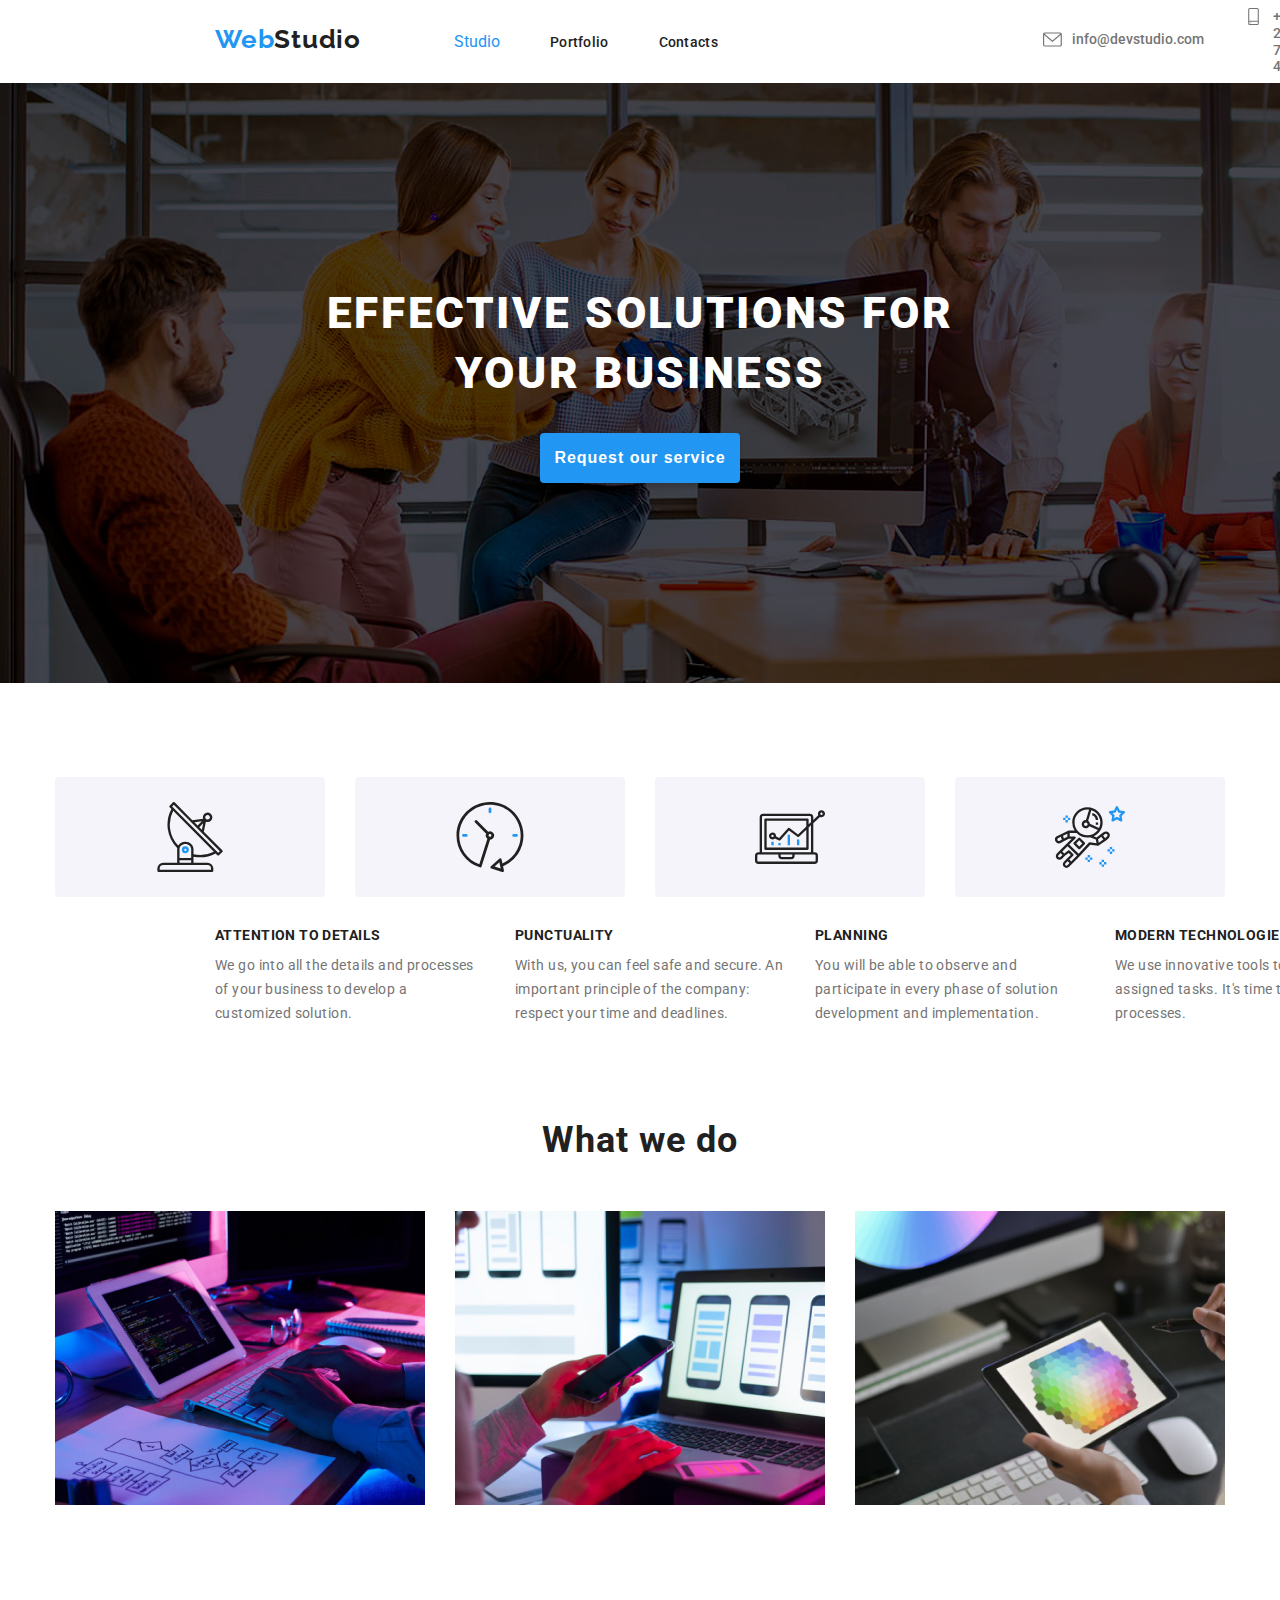
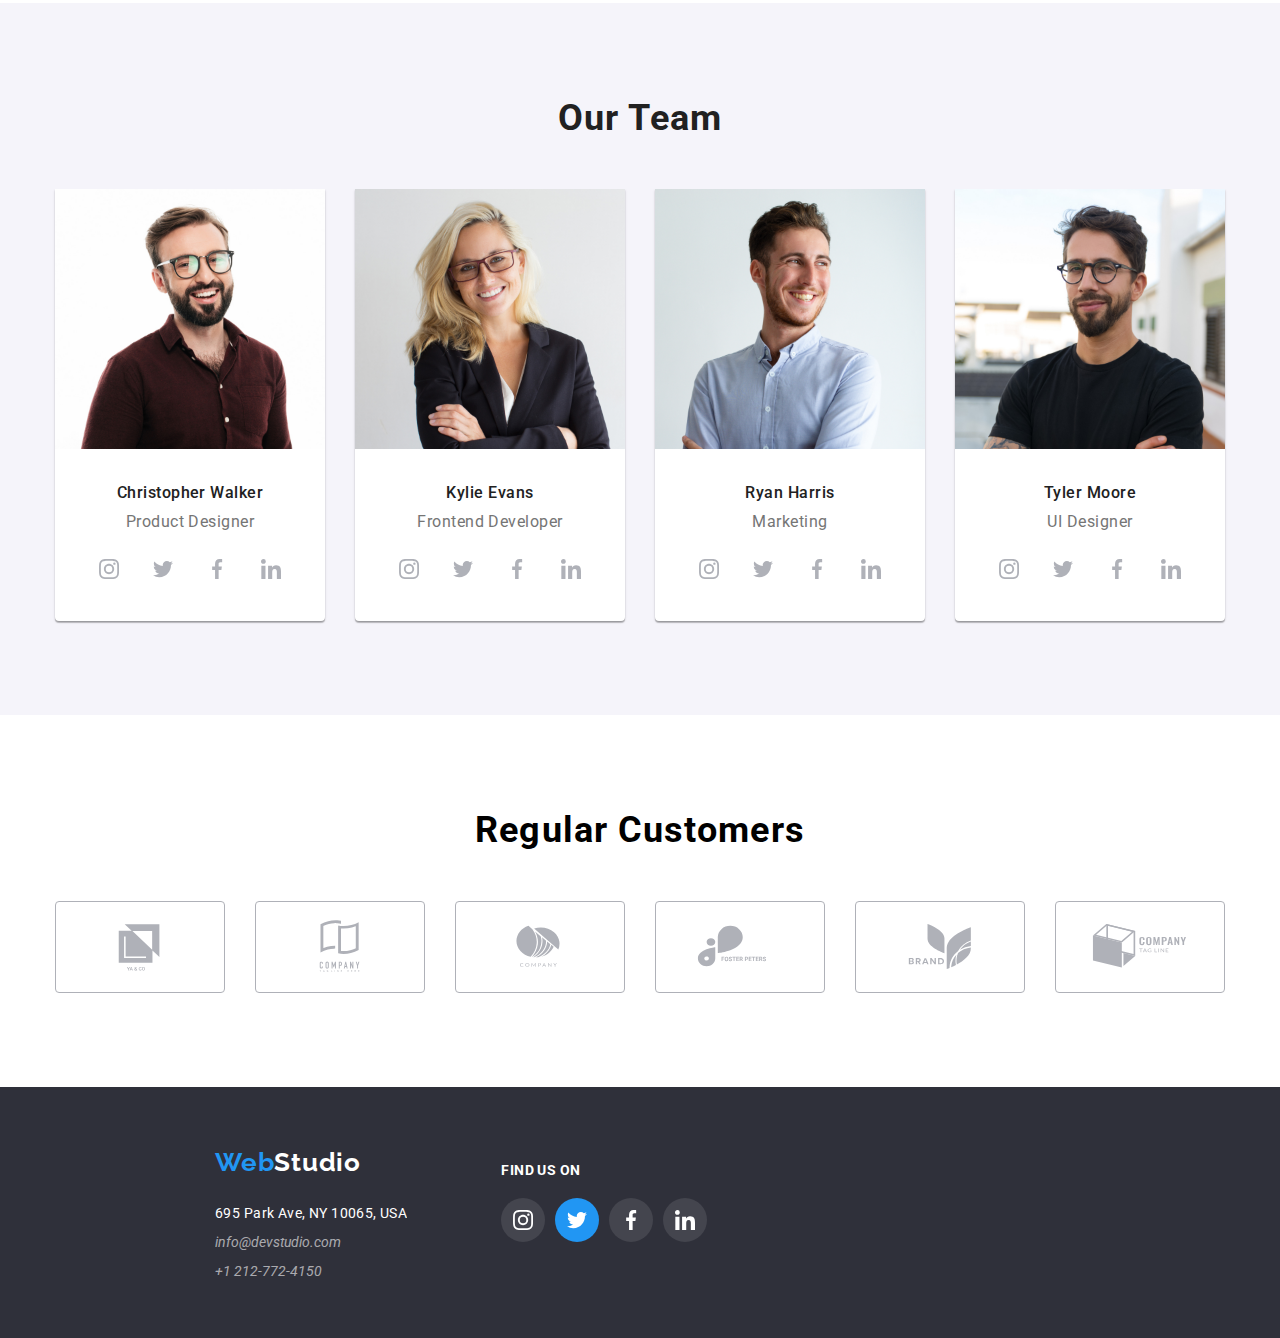
<file: index.html>
<!DOCTYPE html>
<html lang="en">
  <head>
    <meta charset="UTF-8" />
    <meta name="viewport" content="width=device-width, initial-scale=1.0" />
    <title>Webstudio</title>
    <link rel="preconnect" href="https://fonts.googleapis.com">
    <link rel="preconnect" href="https://fonts.gstatic.com" crossorigin>
    <link href="https://fonts.googleapis.com/css2?family=Raleway:wght@700&family=Roboto:wght@400;500;700;900&display=swap" rel="stylesheet">
    <link rel="stylesheet" href="./css/styles.css">
  </head>
  <body>

    <!-- Header section -->
    <header class="global-header container">
        <div class="container-nav ">
            <div class="webstudio">
            <a href="index.html" class="logo">
            <span class="studio"><span class="web">Web</span>Studio</span>
            </a>
      </div> 

      <!-- Nav section -->
      
      <nav class="nav-menu">
       
          <ul>
           <li><a href="index.html" class="studio-activ">Studio</a></li>

           <li><a href="portfolio.html" class="portfolio-header">Portfolio</a></li>

           <li><a href="contacts.html" class="contacts-header">Contacts</a></li>
          </ul>
        
      </nav>
        <ul class="header-contacts">
          <li class="mail-header-group">
            <a
              href="mailto:info@devstudio.com"
              class="contacts header-contacts-mail"
              ><span
                class="header-icon header-contacts-mail"
                ><svg class="mail">
                  <use href="./images/icons.svg#icon-envelope" aria-label="Mail"></use>
                </svg> </span
              >info@devstudio.com</a
            >
          </li>
          <li class="phone-header-group">
            <a href="tel:+12127724150" class="contacts header-contacts-phone"
              ><span
                class="header-icon header-contacts-phone"
                ><svg class="phone-number">
                  <use href="./images/icons.svg#icon-smartphone" aria-label="Phone number"></use>
                </svg> </span
              >+1 212-772-4150</a
            >
          </li>
        </ul>
      
    </header>

    <!-- Main section -->

    <main>

        <div class="container">

           <div class="hero-section">
              <h1 class="title">EFFECTIVE SOLUTIONS FOR YOUR BUSINESS</h1>
              <button type="button" class="button-book-a-service"> <span class="request">Request our service</span></button>
        
          </div>

              <div>
                      <div class="qualities-icons small-container">
                    <rect class="qualities-rect">
                      <svg class="qualities-icon" id="icon-antenna">
                        <use href="./images/icons.svg#icon-antenna-1"></use>
                      </svg>
                    </rect>
                    <rect class="qualities-rect">
                      <svg class="qualities-icon" id="icon-clock">
                        <use href="./images/icons.svg#icon-clock-1"></use>
                      </svg>
                    </rect>
                    <rect class="qualities-rect">
                      <svg class="qualities-icon" id="icon-diagram">
                        <use href="./images/icons.svg#icon-diagram-1"></use>
                      </svg>
                    </rect>
                    <rect class="qualities-rect">
                      <svg class="qualities-icon" id="icon-astronaut">
                        <use href="./images/icons.svg#icon-astronaut"></use>
                      </svg>
                    </rect>
                  </div>

             <ul class="qualities-list small-container">
                  <li class="qualities">
                    <h3 class="qualities-title">ATTENTION TO DETAILS</h3>
                    <p class="qualities-content">
                      We go into all the details and processes of your business to
                      develop a customized solution.
                    </p>
                  </li>
                  <li class="qualities">
                    <h3 class="qualities-title">PUNCTUALITY</h3>
                    <p class="qualities-content">
                      With us, you can feel safe and secure. An important principle of
                      the company: respect your time and deadlines.
                    </p>
                  </li>
                  <li class="qualities">
                    <h3 class="qualities-title">PLANNING</h3>
                    <p class="qualities-content">
                      You will be able to observe and participate in every phase of
                      solution development and implementation.
                    </p>
                  </li>
                  <li class="qualities">
                    <h3 class="qualities-title">MODERN TECHNOLOGIES</h3>
                    <p class="qualities-content">
                      We use innovative tools to solve assigned tasks. It's time to
                      simplify work processes.
                    </p>
                  </li>
              </ul>
          </div>
          
        
            <!-- What we do section -->

              <section >

                <div class="what-we-do-container">
                  
                    <h2 class="what-we-do">What we do</h2>
                
                    <ul class="images-what-we-do">
                      <li>
                        <div class="first-img">
                          <img src="images/box-1.jpg" alt="Coding" width="370">
                        </div>
                        </li>
                      <li>
                        <div class="second-img"><img src="images/box-2.jpg" alt="web Design" width="370">
                        </div>
                        </li>
                      <li>
                        <div>
                          <img src="images/box-3.jpg" alt="Apps" width="370">
                        </div>
                        </li>
                    </ul>
                </div>
              </section>
                </div>

      <!-- Our team section -->

        <section class="container our-team">

          <h2 class="title-our-team">Our Team</h2>

            <ul class="team-list">
              <li class="card">
                <img
                  src="images/product-design.jpg"
                  alt="Product designer"
                  width="270"
                />
                  <h3 class="our-team-member">Christopher Walker</h3>
                  <span class="our-team-job">Product Designer</span>

                  <div class="icon-team-list">
                    <a href="https://www.instagram.com/" 
                    target="_blank" 
                    rel="nofollow noopener noreferrer" 
                    aria-label="Instagram" 
                    class="team-icon">
                    <svg>
                      <use href="/images/icons.svg#icon-instagram"></use>
                    </svg>

                    <a href="https://www.twitter.com/" 
                    target="_blank" 
                    rel="nofollow noopener noreferrer" 
                    aria-label="Facebook" 
                    class="team-icon">
                    <svg>
                      <use href="/images/icons.svg#icon-twitter"></use>
                    </svg>

                    <a href="https://www.facebook.com/" 
                    target="_blank" 
                    rel="nofollow noopener noreferrer" 
                    aria-label="Twitter" 
                    class="team-icon">
                    <svg>
                      <use href="/images/icons.svg#icon-facebook"></use>
                    </svg>

                    <a href="https://www.linkedin.com/" 
                    target="_blank" 
                    rel="nofollow noopener noreferrer" 
                    aria-label="Linkedin" 
                    class="team-icon">
                    <svg>
                      <use href="/images/icons.svg#icon-linkedin"></use>
                    </svg>
                  </a>
                  </div>
              </li>

              <li class="card">
                <img
                  src="images/frontend-developer.jpg"
                  alt="Product designer"
                  width="270"
                />
                  <h3 class="our-team-member">Kylie Evans</h3>
                  <span class="our-team-job">Frontend Developer</span>
                  <div class="icon-team-list">
                    <a href="https://www.instagram.com/" 
                    target="_blank" 
                    rel="nofollow noopener noreferrer" 
                    aria-label="Instagram" 
                    class="team-icon">
                    <svg>
                      <use href="/images/icons.svg#icon-instagram"></use>
                    </svg>
                  </a>

                  <a href="https://www.twitter.com/" 
                    target="_blank" 
                    rel="nofollow noopener noreferrer" 
                    aria-label="Facebook" 
                    class="team-icon">
                    <svg>
                      <use href="/images/icons.svg#icon-twitter"></use>
                    </svg>

                    <a href="https://www.facebook.com/" 
                    target="_blank" 
                    rel="nofollow noopener noreferrer" 
                    aria-label="Twitter" 
                    class="team-icon">
                    <svg>
                      <use href="/images/icons.svg#icon-facebook"></use>
                    </svg>

                    <a href="https://www.linkedin.com/" 
                    target="_blank" 
                    rel="nofollow noopener noreferrer" 
                    aria-label="Linkedin" 
                    class="team-icon">
                    <svg>
                      <use href="/images/icons.svg#icon-linkedin"></use>
                    </svg>
                  </a>
                  </div>
              </li>

              <li class="card">
                <img
                  src="images/marketing.jpg"
                  alt="Product designer"
                  width="270"
                />
                  <h3 class="our-team-member">Ryan Harris</h3>
                  <span class="our-team-job">Marketing</span>
                  <div class="icon-team-list">
                    <a href="https://www.instagram.com/" 
                    target="_blank" 
                    rel="nofollow noopener noreferrer" 
                    aria-label="Instagram" 
                    class="team-icon">
                    <svg>
                      <use href="/images/icons.svg#icon-instagram"></use>
                    </svg>
                  </a>

                  <a href="https://www.twitter.com/" 
                    target="_blank" 
                    rel="nofollow noopener noreferrer" 
                    aria-label="Facebook" 
                    class="team-icon">
                    <svg>
                      <use href="/images/icons.svg#icon-twitter"></use>
                    </svg>

                    <a href="https://www.facebook.com/" 
                    target="_blank" 
                    rel="nofollow noopener noreferrer" 
                    aria-label="Twitter" 
                    class="team-icon">
                    <svg>
                      <use href="/images/icons.svg#icon-facebook"></use>
                    </svg>

                    <a href="https://www.linkedin.com/" 
                    target="_blank" 
                    rel="nofollow noopener noreferrer" 
                    aria-label="Linkedin" 
                    class="team-icon">
                    <svg>
                      <use href="/images/icons.svg#icon-linkedin"></use>
                    </svg>
                  </a>
                  </div>
              </li>

              <li class="card">
                <img
                  src="images/ui-designer.jpg"
                  alt="Product designer"
                  width="270"
                />
                  <h3 class="our-team-member">Tyler Moore</h3>
                  <span class="our-team-job">UI Designer</span>
                  <div class="icon-team-list">
                    <a href="https://www.instagram.com/" 
                    target="_blank" 
                    rel="nofollow noopener noreferrer" 
                    aria-label="Instagram" 
                    class="team-icon">
                    <svg>
                      <use href="/images/icons.svg#icon-instagram"></use>
                    </svg>
                  </a>

                  <a href="https://www.twitter.com/" 
                    target="_blank" 
                    rel="nofollow noopener noreferrer" 
                    aria-label="Facebook" 
                    class="team-icon">
                    <svg>
                      <use href="/images/icons.svg#icon-twitter"></use>
                    </svg>

                    <a href="https://www.facebook.com/" 
                    target="_blank" 
                    rel="nofollow noopener noreferrer" 
                    aria-label="Twitter" 
                    class="team-icon">
                    <svg>
                      <use href="/images/icons.svg#icon-facebook"></use>
                    </svg>

                    <a href="https://www.linkedin.com/" 
                    target="_blank" 
                    rel="nofollow noopener noreferrer" 
                    aria-label="Linkedin" 
                    class="team-icon">
                    <svg>
                      <use href="/images/icons.svg#icon-linkedin"></use>
                    </svg>
                  </a>
                  </div>
              </li>
            </ul>
      </section>

       <div class="regular-customers">
        
        <h3 class="regular-customers-title">Regular Customers</h3>

        <div class="regular-customers-container">
          <rect class="regular-customers-logo-container"
            ><svg class="regular-customers-logo" id="logo-1">
              <use href="./images/icons.svg#icon-Logo"></use>
            </svg>
          </rect>
          <rect class="regular-customers-logo-container"
            ><svg class="regular-customers-logo">
              <use href="./images/icons.svg#icon-Logo-1"></use>
            </svg>
          </rect>
          <rect class="regular-customers-logo-container"
            ><svg class="regular-customers-logo">
              <use href="./images/icons.svg#icon-Logo-2"></use>
            </svg>
          </rect>
          <rect class="regular-customers-logo-container"
            ><svg class="regular-customers-logo">
              <use href="./images/icons.svg#icon-Logo-4"></use>
            </svg>
          </rect>
          <rect class="regular-customers-logo-container"
            ><svg class="regular-customers-logo">
              <use href="./images/icons.svg#icon-Logo-5"></use>
            </svg>
          </rect>
          <rect class="regular-customers-logo-container"
            ><svg class="regular-customers-logo">
              <use href="./images/icons.svg#icon-Logo-6"></use>
            </svg>
          </rect>
        </div>
      </div>

    </main>

    <!-- Footer section -->

    <footer class="footer container">
      <div class="small-container footer-container">

        <div class="logo-address">

           <div class="webstudio-footer">
            <a href="index.html" class="logo">
            <span class="studio-footer"><span class="web">Web</span>Studio</span>
            </a>
      </div> 

          <!--Adress-->

          <address>
            <ul class="footer-contacts">
              <li class="footer-location footer-adress">
                <a
                  href="https://www.google.com/maps/place/695+Park+Ave,+New+York,+NY+10065,+USA/@40.7688994,-73.9676005,17z/data=!3m1!4b1!4m6!3m5!1s0x89c258ebe8836e8f:0xa007c44e7c4aa0eb!8m2!3d40.7688994!4d-73.9650256!16s%2Fg%2F11c250btd8?entry=ttu"
                  class="adress location"
                  >695 Park Ave, NY 10065, USA</a
                >
              </li>
              <li class="footer-adress">
                <a href="mailto:info@devstudio.com" class="adress"
                  >info@devstudio.com</a
                >
              </li>
              <li class="footer-adress">
                <a href="tel:+12127724150" class="adress">+1 212-772-4150</a>
              </li>
            </ul>
          </address>
        </div>

        <div class="footer-icon-list">
          <h3 class="footer-icon-title">Find us on</h3>
          <div class="footer-icon-container">
            <a
              href="https://www.instagram.com/"
              target="_blank"
              rel="nofollow noopener noreferrer"
              class="footer-icon"
              aria-label="Instagram"
            >
              <svg>
                <use href="./images/icons.svg#icon-instagram"></use>
              </svg>
            </a>
            <a
              href="https://www.twitter.com/"
              target="_blank"
              rel="nofollow noopener noreferrer"
              class="footer-icon twitter-logo"
              aria-label="Twitter"
            >
              <svg>
                <use href="./images/icons.svg#icon-twitter"></use>
              </svg>
            </a>
            <a
              href="https://www.facebook.com/"
              target="_blank"
              rel="nofollow noopener noreferrer"
              class="footer-icon"
              aria-label="Facebook"
            >
              <svg>
                <use href="./images/icons.svg#icon-facebook"></use>
              </svg>
            </a>
            <a
              href="https://www.linkedin.com/"
              target="_blank"
              rel="nofollow noopener noreferrer"
              class="footer-icon"
              aria-label="Linkedin"
            >
              <svg>
                <use href="./images/icons.svg#icon-linkedin"></use>
              </svg>
            </a>
          </div>
        </div>
      </div>
    </footer>
  </body> 
</html>
</file>
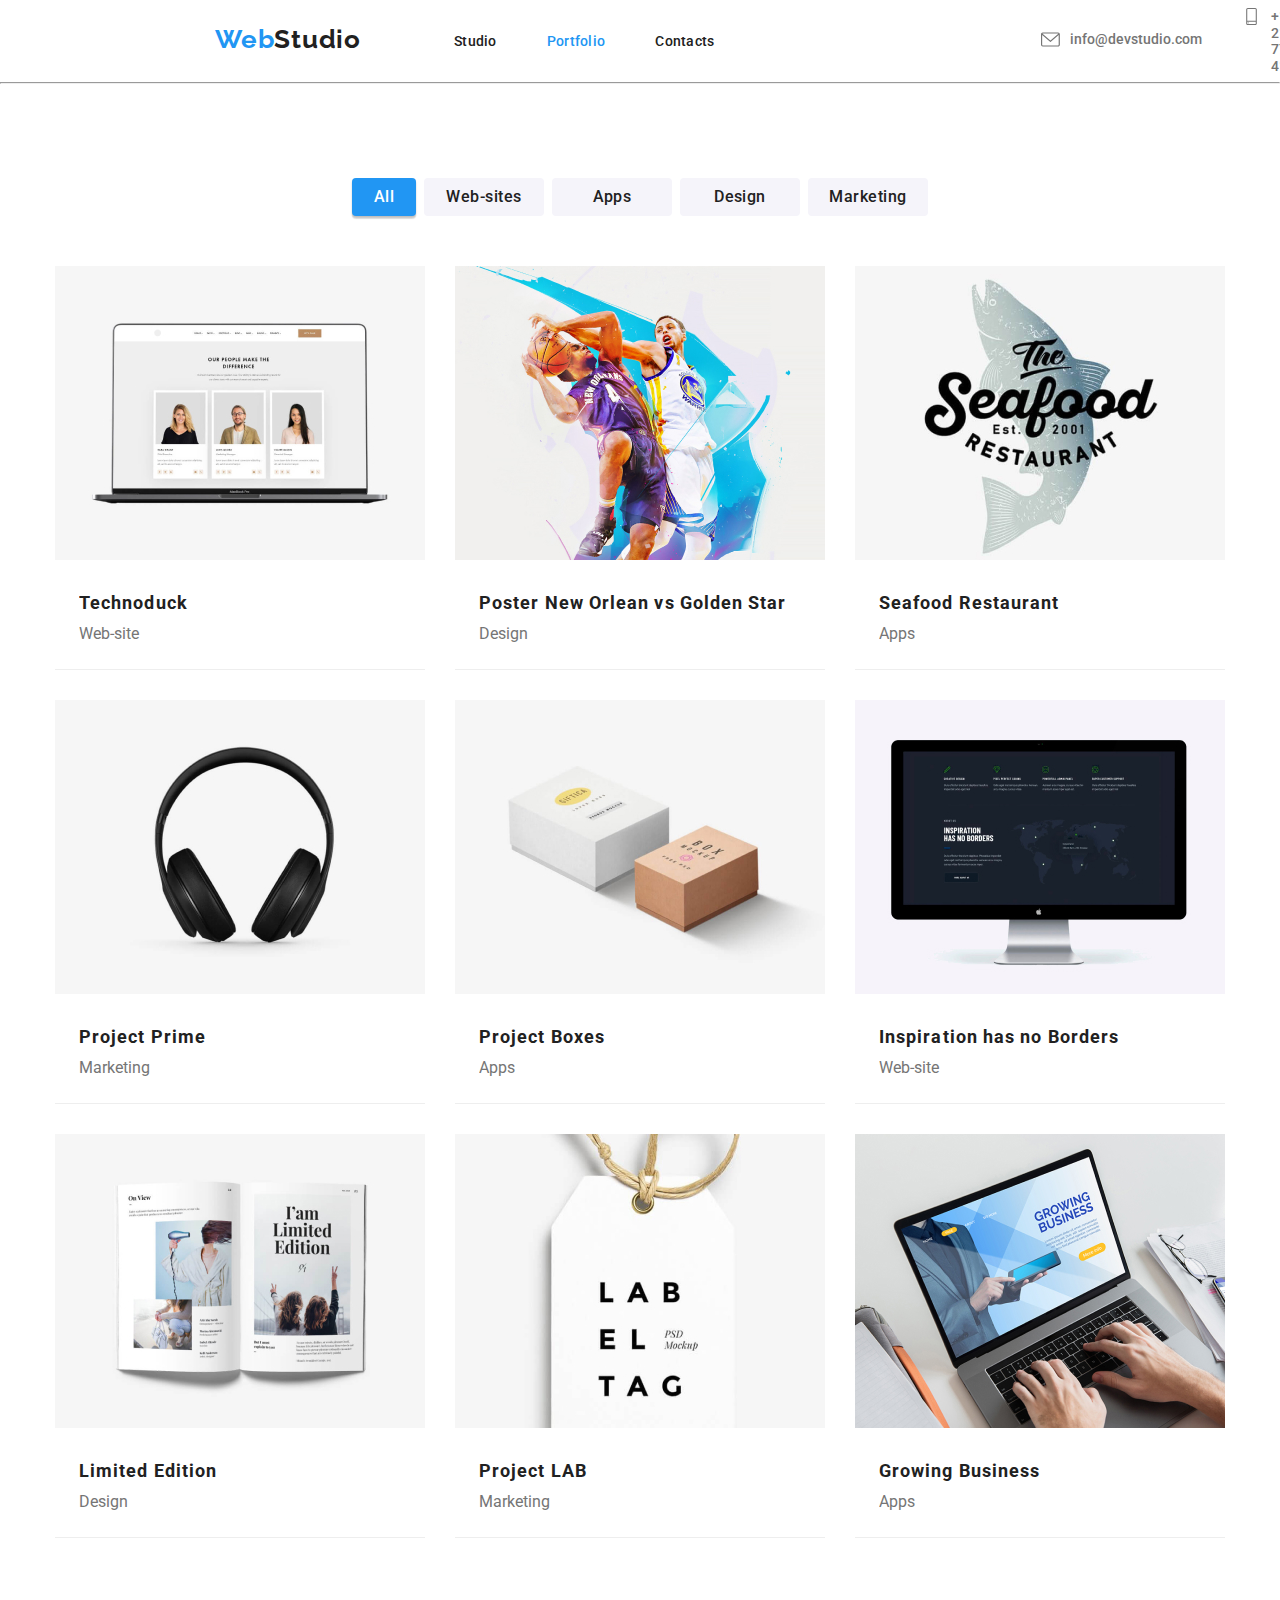
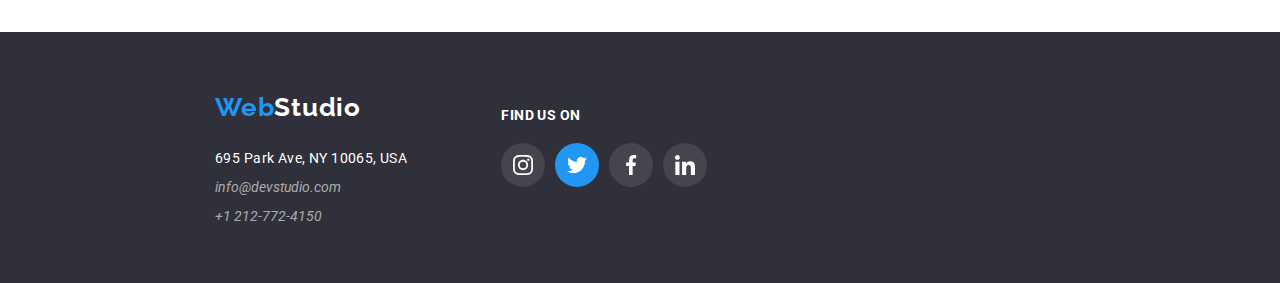
<file: portfolio.html>
<!DOCTYPE html>
<html lang="en">
  <head>
    <meta charset="UTF-8" />
    <meta name="viewport" content="width=device-width, initial-scale=1.0" />
    <title>WebStudio</title>
    <link rel="stylesheet" href="./css/modern-normalize.css" />
    <link rel="preconnect" href="https://fonts.googleapis.com" />
    <link rel="preconnect" href="https://fonts.gstatic.com" crossorigin />
    <link
      href="https://fonts.googleapis.com/css2?family=Raleway:wght@700&family=Roboto:wght@400;500;700;900&display=swap"
      rel="stylesheet"
    />
    <link rel="stylesheet" href="./css/styles.css" />
  </head>
  <body>

    <header class="global-header container">
        <div class="container-nav ">
            <div class="webstudio">
            <a href="index.html" class="logo">
            <span class="studio"><span class="web">Web</span>Studio</span>
            </a>
      </div> 

      <!-- Nav section -->
      
      <nav class="nav-menu">
       
          <ul>
           <li><a href="index.html" class="studio-activ studio-portfolio">Studio</a></li>

           <li><a href="portfolio.html" class="portfolio-header portfolio-activ">Portfolio</a></li>

           <li><a href="contacts.html" class="contacts-header">Contacts</a></li>
          </ul>
        
      </nav>
        <ul class="header-contacts">
          <li class="mail-header-group">
            <a
              href="mailto:info@devstudio.com"
              class="contacts header-contacts-mail"
              ><span
                class="header-icon header-contacts-mail"
                ><svg class="mail">
                  <use href="./images/icons.svg#icon-envelope" aria-label="Mail"></use>
                </svg> </span
              >info@devstudio.com</a
            >
          </li>
          <li class="phone-header-group">
            <a href="tel:+12127724150" class="contacts header-contacts-phone"
              ><span
                class="header-icon header-contacts-phone"
                ><svg class="phone-number">
                  <use href="./images/icons.svg#icon-smartphone" aria-label="Phone number"></use>
                </svg> </span
              >+1 212-772-4150</a
            >
          </li>
        </ul>
    </header>

    <hr>


    <!--Main Section-->
    <main >
      <div class="container">
        <!--Buttons Section-->
      <div>
        <ul class="button-list">
          <li>
            <button type="button" class="button button-all">All</button>
          </li>

          <li>
            <button type="button" class="button button-web-sites">
              Web-sites
            </button>
          </li>

          <li>
            <button type="button" class="button button-apps">Apps</button>
          </li>

          <li>
            <button type="button" class="button button-design">Design</button>
          </li>
          
          <li>
            <button type="button" class="button button-marketing">
              Marketing
            </button>
          </li>
        </ul>
      </div>
      <!--All Projects-->
      <div class="projects-list">
        <ul class="project">
          <li>
            <img
              width="370"
              height="294"
              src="images/technoduck.jpg"
              alt="Website Picture"
            />
            <div class="project-title-type">
              <h3 class="project-title">Technoduck</h3>
              <p class="project-type">Web-site</p>
            </div>
            
          </li>
        </ul>
        <ul class="project">
          <li>
            <img
              width="370"
              height="294"
              src="images/poster.jpg"
              alt="Poster of 2 basketball players"
            />
            <div class="project-title-type">
              <h3 class="project-title">Poster New Orlean vs Golden Star</h3>
              <p class="project-type">Design</p>
            </div>
          </li>
        </ul>
        <ul class="project">
          <li>
            <img
              width="370"
              height="294"
              src="images/seafood-restaurant.jpg"
              alt="Restaurant Logo"
            />
            <div class="project-title-type">
              <h3 class="project-title">Seafood Restaurant</h3>
              <p class="project-type">Apps</p>
            </div>
          </li>
        </ul>
        <ul class="project">
          <li>
            <img
              width="370"
              height="294"
              src="images/project-prime.jpg"
              alt="Black Headphones"
            />
            <div class="project-title-type">
              <h3 class="project-title">Project Prime</h3>
              <p class="project-type">Marketing</p>
            </div>
          </li>
        </ul>
        <ul class="project">
          <li>
            <img
              width="370"
              height="294"
              src="images/project-boxes.jpg"
              alt="2 Boxes"
            />
            <div class="project-title-type">
              <h3 class="project-title">Project Boxes</h3>
              <p class="project-type">Apps</p>
            </div>
          </li>
        </ul>
        <ul class="project">
          <li>
            <img
              width="370"
              height="294"
              src="images/inspiration.jpg"
              alt="Website Homescreen"
            />
            <div class="project-title-type">
              <h3 class="project-title">Inspiration has no Borders</h3>
              <p class="project-type">Web-site</p>
            </div>
          </li>
        </ul>
        <ul class="project">
          <li>
            <img
              width="370"
              height="294"
              src="images/limited-edition.jpg"
              alt="Open Book"
            />
            <div class="project-title-type">
              <h3 class="project-title">Limited Edition</h3>
              <p class="project-type">Design</p>
            </div>
          </li>
        </ul>
        <ul class="project">
          <li>
            <img
              width="370"
              height="294"
              src="images/project-lab.jpg"
              alt="white tag"
            />
            <div class="project-title-type">
              <h3 class="project-title">Project LAB</h3>
              <p class="project-type">Marketing</p>
            </div>
          </li>
        </ul>
        <ul class="project">
          <li>
            <img
              width="370"
              height="294"
              src="images/growing-business.jpg"
              alt="Typing on Laptop keyboard"
            />
            <div class="project-title-type">
              <h3 class="project-title">Growing Business</h3>
              <p class="project-type">Apps</p>
            </div>
          </li>
        </ul>
      </div>
      </div>
      
    </main>

    <!-- Footer section -->

    <footer class="footer container">
      <div class="small-container footer-container">

        <div class="logo-address">

           <div class="webstudio-footer">
            <a href="index.html" class="logo">
            <span class="studio-footer"><span class="web">Web</span>Studio</span>
            </a>
      </div> 

          <!--Adress-->

          <address>
            <ul class="footer-contacts">
              <li class="footer-location footer-adress">
                <a
                  href="https://www.google.com/maps/place/695+Park+Ave,+New+York,+NY+10065,+USA/@40.7688994,-73.9676005,17z/data=!3m1!4b1!4m6!3m5!1s0x89c258ebe8836e8f:0xa007c44e7c4aa0eb!8m2!3d40.7688994!4d-73.9650256!16s%2Fg%2F11c250btd8?entry=ttu"
                  class="adress location"
                  >695 Park Ave, NY 10065, USA</a
                >
              </li>
              <li class="footer-adress">
                <a href="mailto:info@devstudio.com" class="adress"
                  >info@devstudio.com</a
                >
              </li>
              <li class="footer-adress">
                <a href="tel:+12127724150" class="adress">+1 212-772-4150</a>
              </li>
            </ul>
          </address>
        </div>

        <div class="footer-icon-list">
          <h3 class="footer-icon-title">Find us on</h3>
          <div class="footer-icon-container">
            <a
              href="https://www.instagram.com/"
              target="_blank"
              rel="nofollow noopener noreferrer"
              class="footer-icon"
              aria-label="Instagram"
            >
              <svg>
                <use href="./images/icons.svg#icon-instagram"></use>
              </svg>
            </a>
            <a
              href="https://www.twitter.com/"
              target="_blank"
              rel="nofollow noopener noreferrer"
              class="footer-icon twitter-logo"
              aria-label="Twitter"
            >
              <svg>
                <use href="./images/icons.svg#icon-twitter"></use>
              </svg>
            </a>
            <a
              href="https://www.facebook.com/"
              target="_blank"
              rel="nofollow noopener noreferrer"
              class="footer-icon"
              aria-label="Facebook"
            >
              <svg>
                <use href="./images/icons.svg#icon-facebook"></use>
              </svg>
            </a>
            <a
              href="https://www.linkedin.com/"
              target="_blank"
              rel="nofollow noopener noreferrer"
              class="footer-icon"
              aria-label="Linkedin"
            >
              <svg>
                <use href="./images/icons.svg#icon-linkedin"></use>
              </svg>
            </a>
          </div>
        </div>
      </div>
    </footer>
  </body>
</html>
</file>
<file: css/styles.css>
:root{
    --link-color: #212121;
    --link-active-color: #2196F3;
    --text-font-family: 'Roboto', sans-serif;
    --text-color:#212121;
    --heading-color: #212121;
    --small-text-color:#757575;
    --contacts-text-color:#757575;
    --icons-color-active:#2196F3;
    --icons-color:#AFB1B8;
    --title-color: #FFF;
    --button-color: #2196F3;
    --text-button-color: #FFF;
    --background-color: #fff;
    --icons-color-footer: #fff;
    --border-color-active:#2196F3;
}

* {
  box-sizing: border-box;
  margin: 0px;
}

body {
  font-family:var(--text-font-family);
}

h1,
h2,
h3,
h4,
h5,
h6,
p,
ul {
  margin: 0;
  padding: 0;
  list-style: none;
  overflow: hidden;
}

p, span{
    font-family: var(--text-font-family);
    color: var(--small-text-color);
}

ul {
  list-style-type: none;
}

a{
    text-decoration: none;
}

.container{
  max-width: 1600px;
}

/* Header-navigation */

.container-nav{
    background: #FFF;
    display: flex;
}

.webstudio{
    padding-left: 215px;
    padding-top: 24px;
    padding-bottom: 25px;
}

.web, .studio{
color:var(--link-active-color);
font-family: Raleway;
font-size: 26px;
font-style: normal;
font-weight: 700;
line-height: normal;
letter-spacing: 0.78px;
}

.studio{
  color: var(--link-color);
}

.studio-activ,
.portfolio-activ{
    color: var(--link-active-color);
}


.nav-menu ul{
    display: flex;
    gap: 50px;
    margin-left:93px;
    padding-top: 32px;
    padding-bottom: 32px;
}

.nav-contacts{
    display: flex;
    gap: 40px;
    margin-left: 385px;
    padding-top: 35px;
    padding-bottom: 32px;
}

.portfolio-header, 
.contacts-header,
.studio-portfolio{
color: var(--text-color);
font-family: var(--text-font-family);
font-size: 14px;
font-style: normal;
font-weight: 500;
line-height: normal;
letter-spacing: 0.28px;
}

.header-contacts{
  display: flex;
  justify-content: center;
  align-items: center;
  padding-left: 350px;
  gap: 40px;
}

.contacts {
  color: var(--contacts-text-color);
  text-decoration: none;
  font-weight: 500;
  font-size: 14px;
  line-height: 1.18;
  letter-spacing: 2%;
  gap: 10px;
  display: flex;
}

.mail , .phone-number{
width: 19px;
height: 17px;
flex-shrink: 0;
fill: #757575;
}

.studio-activ:hover , .studio-activ:focus,
.portfolio-header:hover , .portfolio-header:focus,
.contacts-header:hover, .contacts-header:focus,
.header-contacts-phone:hover, .header-contacts-phone:focus,
.header-contacts-mail:hover, .header-contacts-mail:focus,
.portfolio-activ:hover, .portfolio-activ:focus
{
  color: var(--link-active-color);
}

/* -----------Main--------------- */

.hero-section{
    background: #2F303A;
    width: 100%;
    height: 600px;
    flex-shrink: 0;
    display: flex;
    justify-content: center;
    align-items:center;
    flex-direction: column;
    gap: 30px;
    background-color: rgba(47, 48, 58, 0.4);
  background-image:linear-gradient(rgba(0, 0, 0, 0.5), rgba(0, 0, 0, 0.5)), url("../images/background-image.jpg");
}

/* Main-title+button */

.title{
  color: var(--title-color);
  text-align: center;
  font-family: var(--text-font-family);
  font-size: 44px;
  font-style: normal;
  font-weight: 900;
  line-height: 60px; /* 136.364% */
  letter-spacing: 2.64px;
  text-transform: uppercase;
  width: 696px;
}

.button-book-a-service{
  width: 200px;
  height: 50px;
  flex-shrink: 0;
  border-radius: 4px;
  background: var(--button-color);
  box-shadow: 0px 4px 4px 0px rgba(0, 0, 0, 0.15);
  border: transparent;
  cursor: pointer;
}

.request{
  color: var(--text-button-color);
  text-align: center;
  font-family: var(--text-color);
  font-size: 16px;
  font-style: normal;
  font-weight: 700;
  line-height: 30px; /* 187.5% */
  letter-spacing: 0.96px;
}

 /*---Qualities--- */

 .qualities-list {
  display: flex;
  justify-content: center;
  width: 100%;
  padding-top: 30px;
 padding-right: 215px;
 padding-left: 215px;
}
.qualities-list {
  display: flex;
  justify-content: space-evenly;
  gap: 30px;
  
}

.qualities:last-child {
  margin-right: 0;
}
.qualities-content {
  margin-top: 10px;
  width: 270px;
}

.qualities-title {
  color: var(--text-color);
  font-family: var(--text-font-family);
  font-size: 14px;
  font-style: normal;
  font-weight: 700;
  line-height: normal;
  letter-spacing: 0.42px;
  text-transform: uppercase;
}
.qualities-content {
  color: var(--small-text-color);
  font-family: var(--text-font-family);
  font-size: 14px;
  font-style: normal;
  font-weight: 400;
  line-height: 24px; /* 171.429% */
  letter-spacing: 0.42px;
}

.qualities-icons{
  display: flex;
  justify-content: center;
  align-items: center;
  gap: 30px;
  margin-top: 94px;
}

.qualities-icon{
  width: 70px;
  height: 70px;
  flex-shrink: 0;
  gap: 30px;
}

.qualities-rect{
  border-radius: 4px;
  background-color: #F5F4FA;
  width: 270px;
  height: 120px;
  flex-shrink: 0;
  display: flex;
  justify-content: center;
  align-items: center;
}

/* -------What we do section------ */

.what-we-do-container{
  margin-top: 94px;
  margin-bottom: 94px;
}

.images-what-we-do{
  display: flex;
  justify-content: center;
  align-items: center;
  flex-direction: row;
  gap: 30px;
  margin-top: 50px;
}

.what-we-do{
  color:var(--text-color);
  text-align: center;
  font-family: var(--text-font-family);
  font-size: 36px;
  font-style: normal;
  font-weight: 700;
  line-height: normal;
  letter-spacing: 1.08px;
}

/* --------Our Team-------- */

.our-team{
  background-color:#F5F4FA;

}

.title-our-team{
  color: var(--text-color);
  text-align: center;
  font-family: var(--text-font-family);
  font-size: 36px;
  font-style: normal;
  font-weight: 700;
  line-height: normal;
  letter-spacing: 1.08px;
  padding-top: 94px;

}

.team-list{
  display: flex;
  justify-content: center;
  align-items: center;
  margin-top: 50px;
  gap: 30px;
}

.card{
  width: 270px;
  flex-shrink: 0;
  border-radius: 0px 0px 4px 4px;
  background: #FFF;
  /* material shadow v1 */
  box-shadow: 0px 2px 1px 0px rgba(0, 0, 0, 0.20), 0px 1px 1px 0px rgba(0, 0, 0, 0.14),
  0px 1px 3px 0px rgba(0, 0, 0, 0.12);
  margin-bottom: 94px;
}

.our-team-member{
  color: #212121;
  text-align: center;
  font-family: Roboto;
  font-size: 16px;
  font-style: normal;
  font-weight: 500;
  line-height: normal;
  letter-spacing: 0.48px;
  padding-top: 30px;
}


.our-team-job{
  display: flex;
  justify-content: center;
  color: var(--small-text-color);
  text-align: center;
  font-family: var(--text-font-family);
  font-size: 16px;
  font-style: normal;
  font-weight: 400;
  line-height: normal;
  letter-spacing: 0.48px;
  padding-top: 10px;
}

/* --Icons Team List--*/

.icon-team-list {
  display: flex;
  justify-content: center;
  align-items: center;
  margin-top: 16px;
  margin-bottom: 30px;
  gap: 10px;
}

.icon-team-list .team-icon {
  width: 44px;
  height: 44px;
  display: flex;
  justify-content: center;
  align-items: center;
  background-color: var(--background-color);
  color: #afb1b8;
  border-radius: 50%;
}

.icon-team-list .team-icon svg {
  width: 20px;
  height: 20px;
}

.icon-team-list .team-icon:hover,
.icon-team-list .team-icon:focus {
  background-color: var(--icons-color-active);
  color: var(--background-color);
}

/* ------Regular Costumers------ */

.regular-customers {
  display: flex;
  flex-direction: column;
  align-items: center;
}
.regular-customers-title {
  margin-bottom: 50px;
  text-align: center;
  font-size: 36px;
  font-weight: 700;
  letter-spacing: 1.08px;
  margin-top: 94px;
}
.regular-customers-container {
  display: flex;
  justify-content: center;
  gap: 30px;
}
.regular-customers-logo-container:hover .regular-customers-logo {
  color: var(--icons-color-active);
}
.regular-customers-logo-container {
  width: 170px;
  height: 92px;
  flex-shrink: 0;
  border-radius: 4px;
  border: 1px solid #afb1b8;
  display: flex;
  justify-content: center;
  align-items: center;
  margin-bottom: 94px;
}
.regular-customers-logo {
  width: 106px;
  height: 60px;
  color: #afb1b8;
}

.regular-customers-logo-container:hover,
.regular-customers-logo-container:focus {
  border-radius: 4px;
  border: 1px solid #2196f3;
  cursor: pointer;
  fill: var(--border-color-active);
}

/* -------Footer------- */

.footer {
  background-color: #2f303a;
  width: 1600px;
  height: 251px;
  flex-shrink: 0;
}
.footer-container{
  display: flex;
  justify-content: flex-start;

}

.studio-footer{
  color: #FFF;
  font-family: Raleway;
  font-size: 26px;
  font-style: normal;
  font-weight: 700;
  line-height: normal;
  letter-spacing: 0.78px;
}

.webstudio-footer{
 margin-left: 215px;
  margin-top: 60px;
}
.footer-contacts {
  display: flex;
  gap: 12px;
  flex-direction: column;
  margin-top: 28px;
  font-size: 14px;
  line-height: 1.18;
  letter-spacing: 3%;
  margin-left: 215px;
}
.footer-location {
  font-size: 14px;
  line-height: 1.14;
  letter-spacing: 3%;
}


/*Footer Adress*/
.adress {
  color: rgba(255, 255, 255, 0.6);
  text-decoration: none;
  font-size: 14px;
  line-height: 1.14;
  letter-spacing: 3%;
}
.location {
  color: var(--background-color);
  line-height: 1.18;
  font-style: normal;
  font-weight: 400;
  letter-spacing: 0.42px;
}

/* Footer social links + Title */

.footer-icon-container {
  display: flex;
  margin-top: 20px;
  gap: 10px;
  justify-content: center;
}

.footer-icon-list{
  display: flex;
  justify-content: flex-start;
  align-items: flex-start;
  flex-direction: column;
  margin-left: 94px;
}

.footer-icon-title {
  color: #fff;
  font-family: var(--text-font-family);
  font-size: 14px;
  font-style: normal;
  font-weight: 700;
  line-height: normal;
  letter-spacing: 0.42px;
  text-transform: uppercase;
  margin-top: 75px;
  
}

.footer-icon{
  width: 44px;
  height: 44px;
  background-color: rgba(255, 255, 255, 0.1);
  border-radius: 50%;
  color: var(--icons-color-footer);
  display: flex;
  justify-content: center;
  align-items:center ;
}

.footer-icon svg {
  width: 20px;
  height: 20px;
}

.footer-icon:hover,
.footer-icon:focus {
  background-color: var(--border-color-active);
}

.twitter-logo{
  background-color: var(--border-color-active);
}

/* ----------Portfolio Page--------- */

.portfolio-activ{
  color: var(--link-active-color);
}

/* ------Main section------ */

.button-list {
  display: flex;
  justify-content: center;
  gap: 8px;
  margin-top: 94px;
}

.button {
  border-radius: 4px;
  background: #f5f4fa;
  margin-bottom: 50px;
  border: transparent;
  width: 120px;
  height: 38px;
  flex-shrink: 0;
  color: #212121;
  text-align: center;
  font-family:var(--text-font-family);
  font-size: 16px;
  font-style: normal;
  font-weight: 500;
  line-height: 26px; /* 162.5% */
  letter-spacing: 0.48px;
  cursor: pointer;
}

.button:hover{
  background-color: var(--button-color);
  color: var(--text-button-color);
  box-shadow: 0px 2px 2px 0px rgba(0, 0, 0, 0.12), 0px 1px 2px 0px rgba(0, 0, 0, 0.08), 0px 3px 1px 0px rgba(0, 0, 0, 0.10);
}

.button-all{
  width: 64px;
  height: 38px;
  flex-shrink: 0;
  border-radius: 4px;
  background: #2196F3;
  border: transparent;
  color: var(--text-button-color);

  /* shadow-middle */
  box-shadow: 0px 2px 2px 0px rgba(0, 0, 0, 0.12), 0px 1px 2px 0px rgba(0, 0, 0, 0.08), 0px 3px 1px 0px rgba(0, 0, 0, 0.10);
}

/* Project list */

.projects-list {
  display: flex;
  justify-content: center;
  flex-direction: row;
  flex-wrap: wrap;
  align-items: center;
  gap: 30px;
  margin-bottom: 94px;
}

.project {
  flex-shrink: 0;
  background: var(--background-color);
  border-bottom: 1px solid #eee;
  width: 370px;
  height: 404px;
  flex-shrink: 0;
}

.project:hover{
  border: 1px solid #EEE;
  background: #FFF;
  box-shadow: 1px 4px 6px 0px rgba(0, 0, 0, 0.16), 0px 4px 4px 0px rgba(0, 0, 0, 0.06), 0px 1px 1px 0px rgba(0, 0, 0, 0.12);
}

.project-title{
  width: 322px;
  color: var(--text-color);
  font-family: var(--text-font-family);
  font-size: 18px;
  font-style: normal;
  font-weight: 700;
  line-height: 36px; /* 200% */
  letter-spacing: 1.08px;
}

.project-title-type{
  display: flex;
  flex-direction: column;
  justify-content: flex-start;
  gap: 4px;
 margin:20px 24px;
}
</file>
